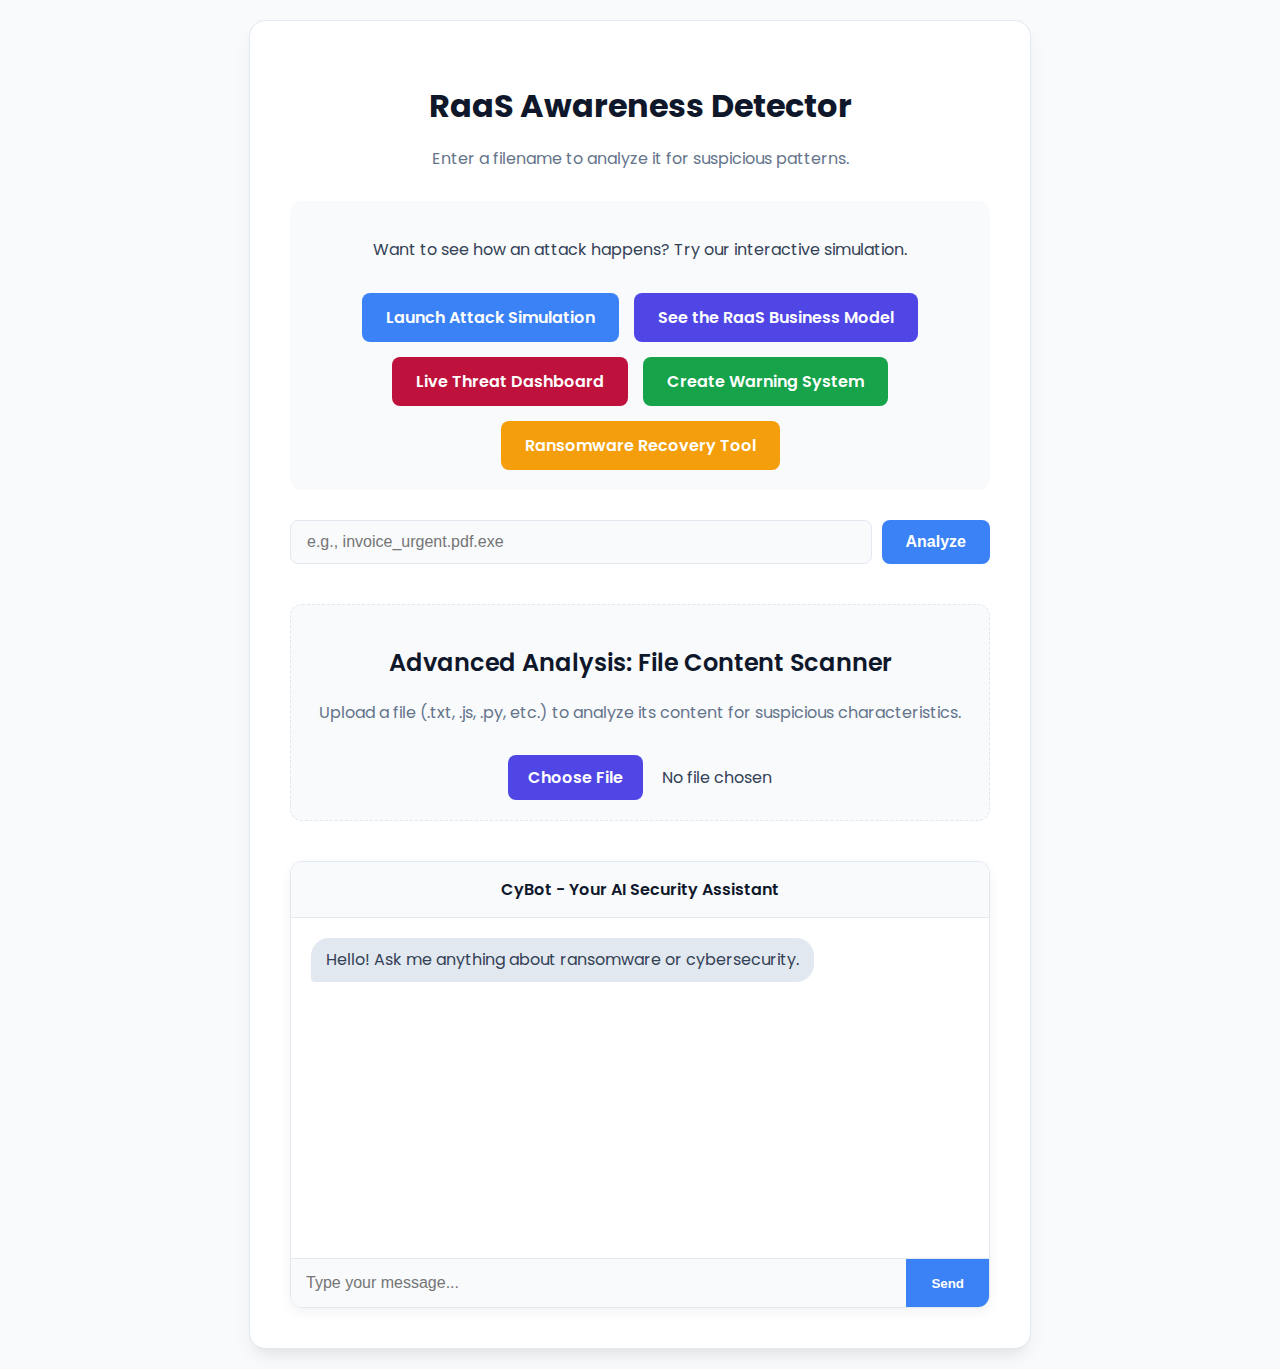
<file: frontend/index.html>
<!DOCTYPE html>
<html lang="en">
  <head>
    <meta charset="UTF-8" />
    <meta name="viewport" content="width=device-width, initial-scale=1.0" />
    <title>RaaS Awareness Detector</title>
    <link rel="stylesheet" href="styles.css" />
  </head>
  <body>
    <div class="container">
      <h1>RaaS Awareness Detector</h1>
      <p class="subtitle">
        Enter a filename to analyze it for suspicious patterns.
      </p>

      <div class="simulation-link-area">
        <p>
          Want to see how an attack happens? Try our interactive simulation.
        </p>
        <a href="simulation.html" class="sim-button"
          >Launch Attack Simulation</a
        >
        <a
          href="explainer.html"
          class="sim-button"
          style="background-color: #4f46e5"
          >See the RaaS Business Model</a
        >
        <a
          href="dashboard.html"
          class="sim-button"
          style="background-color: #be123c"
          >Live Threat Dashboard</a
        >
        <a
          href="canary.html"
          class="sim-button"
          style="background-color: #16a34a"
          >Create Warning System</a
        >
        <a
          href="recovery.html"
          class="sim-button"
          style="background-color: #f59e0b"
          >Ransomware Recovery Tool</a
        >
      </div>

      <div class="input-area">
        <input
          type="text"
          id="filename-input"
          placeholder="e.g., invoice_urgent.pdf.exe"
        />
        <button id="analyze-btn">Analyze</button>
      </div>

      <div class="file-upload-area">
        <h2>Advanced Analysis: File Content Scanner</h2>
        <p class="subtitle">
          Upload a file (.txt, .js, .py, etc.) to analyze its content for
          suspicious characteristics.
        </p>
        <label for="file-input" class="file-input-label"> Choose File </label>
        <input type="file" id="file-input" />
        <span id="file-name">No file chosen</span>
      </div>

      <div id="file-results-area" class="hidden">
        <h3>File Content Report</h3>
        <div id="file-report-content"></div>
      </div>

      <div id="results-area" class="hidden">
        <h2>Analysis Report</h2>

        <div class="meter-container">
          <div id="threat-level-text">Awaiting Analysis...</div>
          <div class="meter-bar-background">
            <div id="meter-bar" class="meter-bar"></div>
          </div>
        </div>

        <div id="reasons-list"></div>

        <div class="advice-box">
          <h3>Our Advice:</h3>
          <p id="advice-text"></p>
        </div>
      </div>
      <div class="chat-container">
        <div class="chat-header">
          <h2>CyBot - Your AI Security Assistant</h2>
        </div>
        <div id="chat-box" class="chat-box">
          <div class="chat-message bot">
            Hello! Ask me anything about ransomware or cybersecurity.
          </div>
        </div>
        <div class="chat-input-area">
          <input
            type="text"
            id="chat-input"
            placeholder="Type your message..."
          />
          <button id="chat-send-btn">Send</button>
        </div>
      </div>
    </div>
    <script src="script.js"></script>
  </body>
</html>
</file>
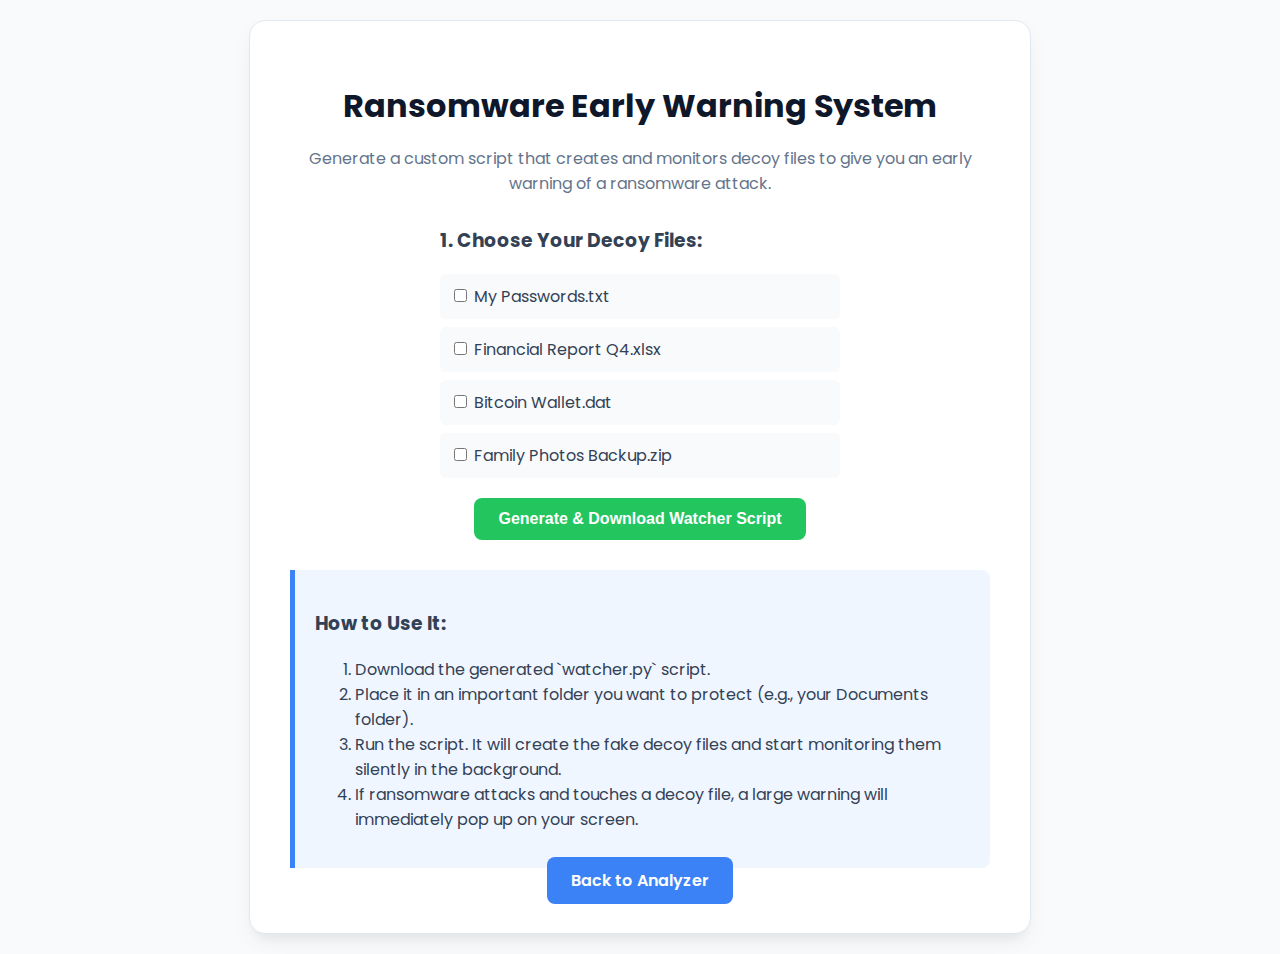
<file: frontend/canary.html>
<!DOCTYPE html>
<html lang="en">
  <head>
    <meta charset="UTF-8" />
    <meta name="viewport" content="width=device-width, initial-scale-1.0" />
    <title>Ransomware Early Warning System</title>
    <link rel="stylesheet" href="styles.css" />
    <style>
      .canary-options {
        text-align: left;
        max-width: 400px;
        margin: 20px auto;
      }
      .canary-options label {
        display: block;
        background: #f8fafc;
        padding: 10px;
        border-radius: 6px;
        margin-bottom: 8px;
        cursor: pointer;
      }
    </style>
  </head>
  <body>
    <div class="container">
      <h1>Ransomware Early Warning System</h1>
      <p class="subtitle">
        Generate a custom script that creates and monitors decoy files to give
        you an early warning of a ransomware attack.
      </p>

      <div class="canary-options">
        <h3>1. Choose Your Decoy Files:</h3>
        <label
          ><input type="checkbox" name="decoy" value="My Passwords.txt" /> My
          Passwords.txt</label
        >
        <label
          ><input
            type="checkbox"
            name="decoy"
            value="Financial Report Q4.xlsx"
          />
          Financial Report Q4.xlsx</label
        >
        <label
          ><input type="checkbox" name="decoy" value="Bitcoin Wallet.dat" />
          Bitcoin Wallet.dat</label
        >
        <label
          ><input
            type="checkbox"
            name="decoy"
            value="Family Photos Backup.zip"
          />
          Family Photos Backup.zip</label
        >
      </div>

      <button
        id="generate-script-btn"
        class="sim-button"
        style="background-color: #22c55e"
      >
        Generate & Download Watcher Script
      </button>

      <div class="advice-box" style="margin-top: 30px; text-align: left">
        <h3>How to Use It:</h3>
        <ol>
          <li>Download the generated `watcher.py` script.</li>
          <li>
            Place it in an important folder you want to protect (e.g., your
            Documents folder).
          </li>
          <li>
            Run the script. It will create the fake decoy files and start
            monitoring them silently in the background.
          </li>
          <li>
            If ransomware attacks and touches a decoy file, a large warning will
            immediately pop up on your screen.
          </li>
        </ol>
      </div>
      <a href="index.html" class="sim-button" style="margin-top: 40px"
        >Back to Analyzer</a
      >
    </div>

    <script>
      document
        .getElementById("generate-script-btn")
        .addEventListener("click", () => {
          const checkedBoxes = document.querySelectorAll(
            'input[name="decoy"]:checked'
          );
          const selectedFiles = Array.from(checkedBoxes).map((cb) => cb.value);

          if (selectedFiles.length === 0) {
            alert("Please select at least one decoy file.");
            return;
          }

          // Construct the URL to the backend endpoint
          const url = `http://127.0.0.1:5000/generate-watcher?files=${encodeURIComponent(
            JSON.stringify(selectedFiles)
          )}`;

          // Trigger the download
          window.location.href = url;
        });
    </script>
  </body>
</html>
</file>
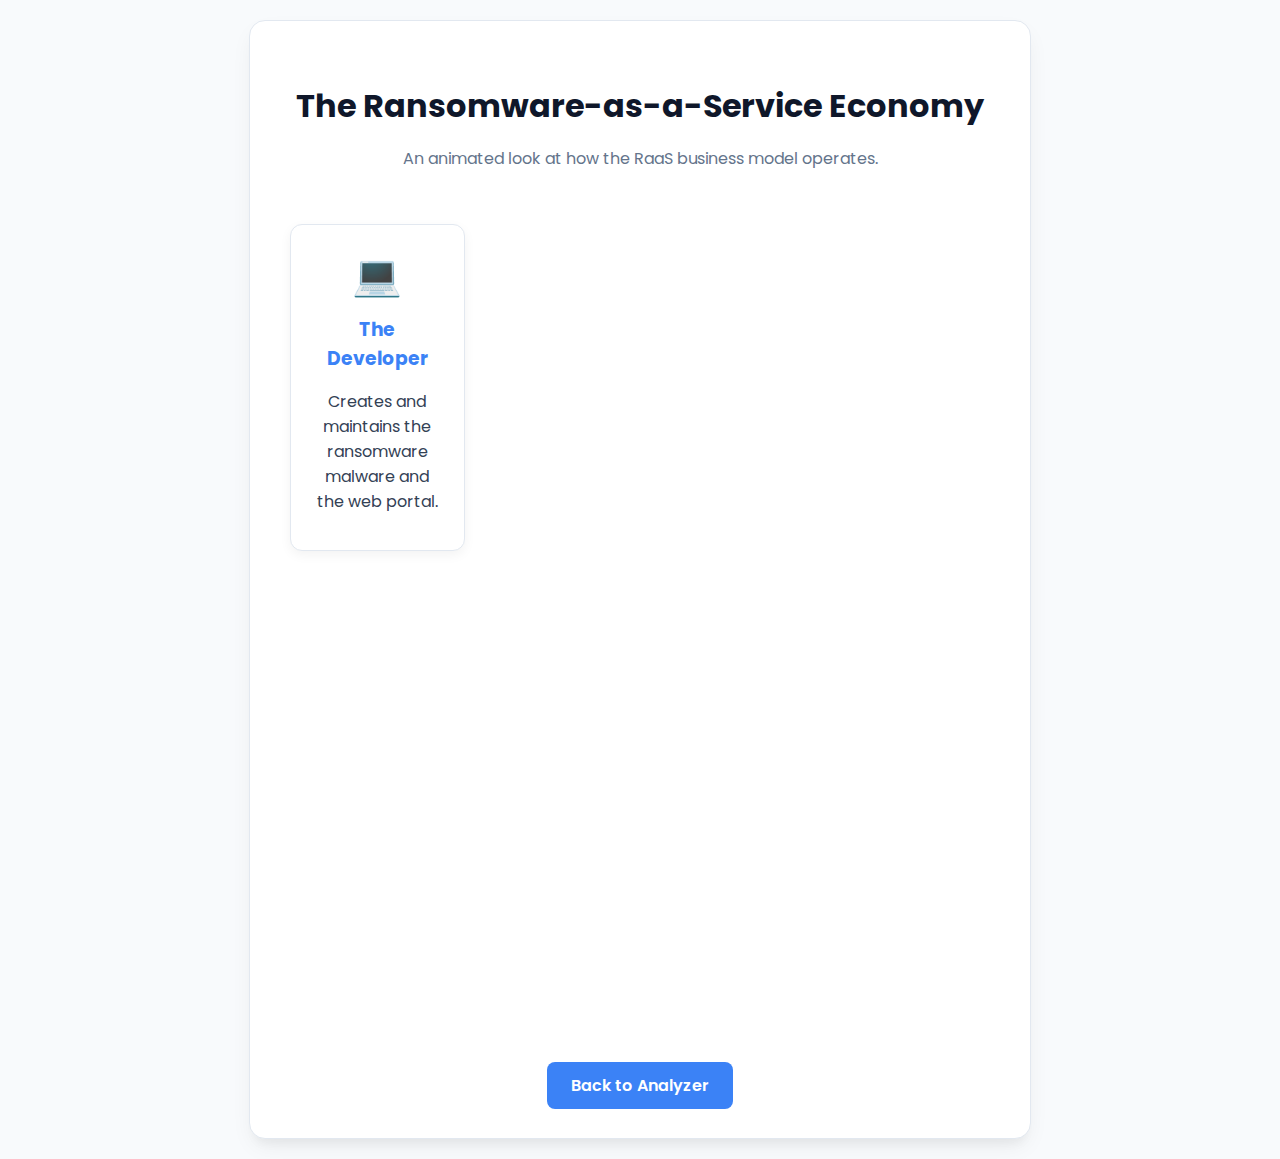
<file: frontend/explainer.html>
<!DOCTYPE html>
<html lang="en">
  <head>
    <meta charset="UTF-8" />
    <meta name="viewport" content="width=device-width, initial-scale=1.0" />
    <title>The RaaS Business Model</title>
    <link rel="stylesheet" href="styles.css" />
  </head>
  <body>
    <div class="container">
      <h1>The Ransomware-as-a-Service Economy</h1>
      <p class="subtitle">
        An animated look at how the RaaS business model operates.
      </p>

      <div class="explainer-grid">
        <div class="node" id="node-dev">
          <div class="icon">💻</div>
          <h3>The Developer</h3>
          <p>
            Creates and maintains the ransomware malware and the web portal.
          </p>
        </div>
        <div class="arrow" id="arrow1">→</div>

        <div class="node" id="node-portal">
          <div class="icon">🌐</div>
          <h3>The RaaS Portal</h3>
          <p>
            A subscription-based platform, often on the dark web, where the
            malware is sold.
          </p>
        </div>
        <div class="arrow" id="arrow2">→</div>

        <div class="node" id="node-affiliate">
          <div class="icon">👨‍💻</div>
          <h3>The Affiliate</h3>
          <p>
            Subscribes to the service and is responsible for infecting victims.
          </p>
        </div>

        <div class="arrow-down" id="arrow3">↓</div>

        <div class="node" id="node-victim">
          <div class="icon">👤</div>
          <h3>The Victim</h3>
          <p>
            Gets infected via phishing or other methods. Their files are
            encrypted.
          </p>
        </div>

        <div class="arrow-up" id="arrow4">↑</div>

        <div class="node" id="node-payout">
          <div class="icon">💸</div>
          <h3>The Payout</h3>
          <p>
            Victim pays ransom. The money is automatically split between the
            Affiliate (70-80%) and the Developer (20-30%).
          </p>
        </div>
      </div>

      <a href="index.html" class="sim-button" style="margin-top: 40px"
        >Back to Analyzer</a
      >
    </div>
    <script src="explainer.js"></script>
  </body>
</html>
</file>
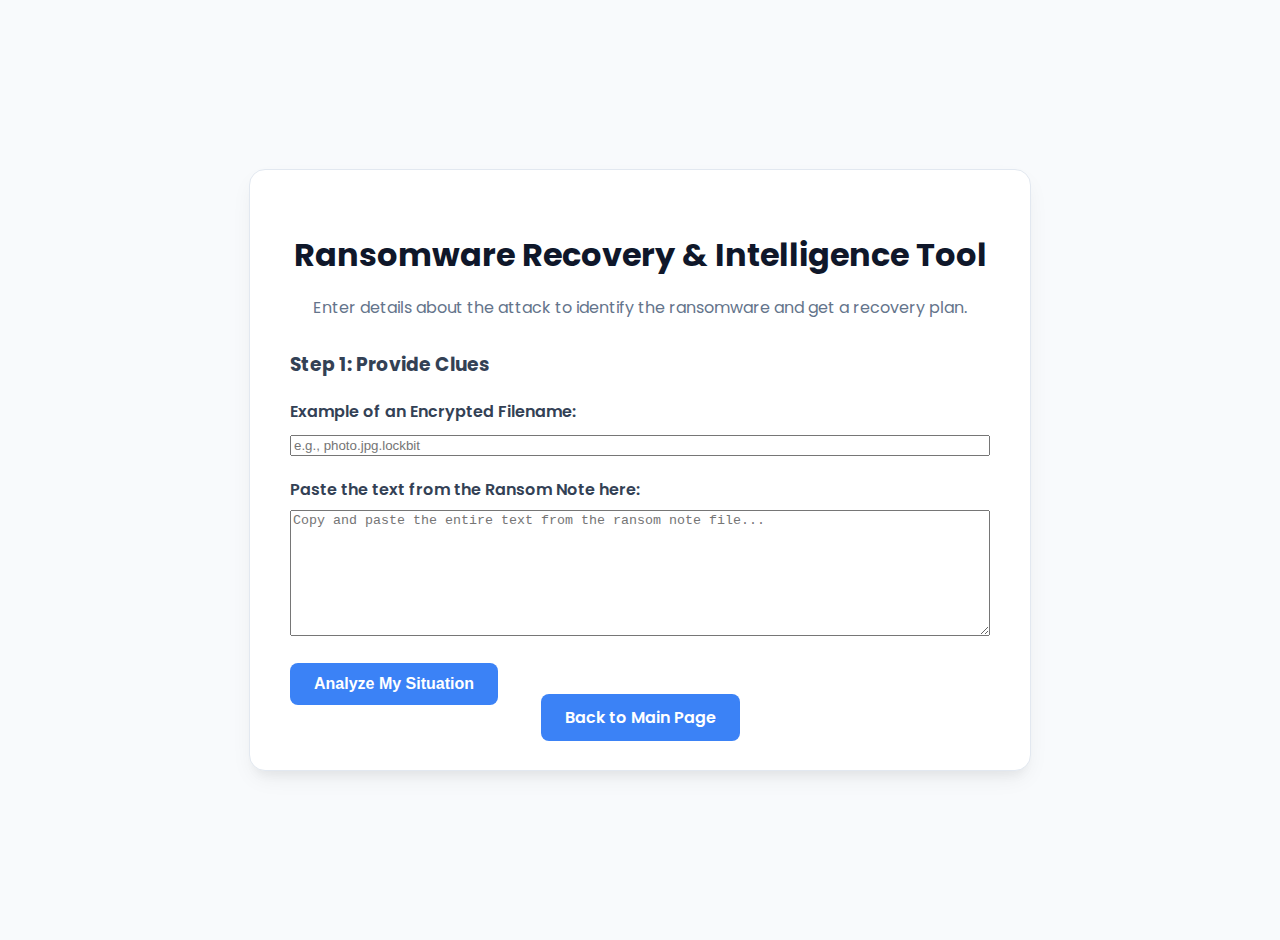
<file: frontend/recovery.html>
<!DOCTYPE html>
<html lang="en">
  <head>
    <meta charset="UTF-8" />
    <meta name="viewport" content="width=device-width, initial-scale=1.0" />
    <title>Ransomware Recovery Tool</title>
    <link rel="stylesheet" href="styles.css" />
  </head>
  <body>
    <div class="container">
      <h1>Ransomware Recovery & Intelligence Tool</h1>
      <p class="subtitle">
        Enter details about the attack to identify the ransomware and get a
        recovery plan.
      </p>

      <div class="recovery-form">
        <h3>Step 1: Provide Clues</h3>

        <label for="encrypted-filename"
          >Example of an Encrypted Filename:</label
        >
        <input
          type="text"
          id="encrypted-filename"
          placeholder="e.g., photo.jpg.lockbit"
        />

        <label for="ransom-note"
          >Paste the text from the Ransom Note here:</label
        >
        <textarea
          id="ransom-note"
          rows="8"
          placeholder="Copy and paste the entire text from the ransom note file..."
        ></textarea>

        <button id="analyze-situation-btn" class="sim-button">
          Analyze My Situation
          <div class="loading-spinner hidden"></div>
        </button>
      </div>

      <div
        id="loading-state"
        class="hidden"
        style="text-align: center; margin-top: 40px"
      >
        <p class="loading-text">Analyzing the cyber threat...</p>
      </div>

      <div id="recovery-plan-area" class="hidden"></div>

      <a href="index.html" class="sim-button" style="margin-top: 40px"
        >Back to Main Page</a
      >
    </div>
    <script src="recovery.js"></script>
  </body>
</html>
</file>
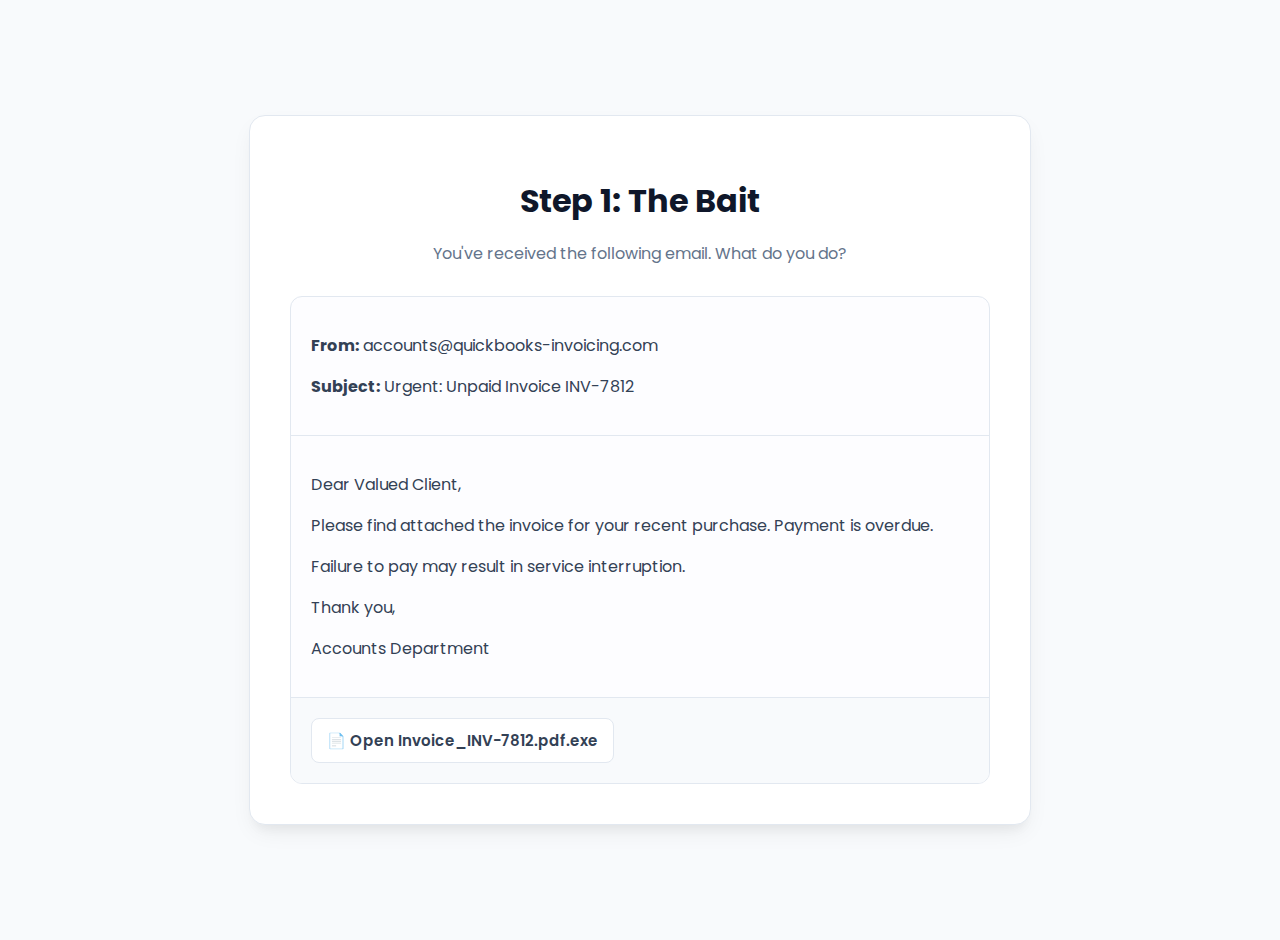
<file: frontend/simulation.html>
<!DOCTYPE html>
<html lang="en">
  <head>
    <meta charset="UTF-8" />
    <meta name="viewport" content="width=device-width, initial-scale=1.0" />
    <title>Attack Simulation</title>
    <link rel="stylesheet" href="styles.css" />
  </head>
  <body>
    <div class="container">
      <div id="email-step" class="simulation-step">
        <h1>Step 1: The Bait</h1>
        <p class="subtitle">
          You've received the following email. What do you do?
        </p>
        <div class="email-box">
          <div class="email-header">
            <p><b>From:</b> accounts@quickbooks-invoicing.com</p>
            <p><b>Subject:</b> Urgent: Unpaid Invoice INV-7812</p>
          </div>
          <div class="email-body">
            <p>Dear Valued Client,</p>
            <p>
              Please find attached the invoice for your recent purchase. Payment
              is overdue.
            </p>
            <p>Failure to pay may result in service interruption.</p>
            <p>Thank you,</p>
            <p>Accounts Department</p>
          </div>
          <div class="email-attachment">
            <button id="open-attachment-btn">
              📄 Open Invoice_INV-7812.pdf.exe
            </button>
          </div>
        </div>
      </div>

      <div id="encryption-step" class="simulation-step hidden">
        <h1>ATTACK IN PROGRESS</h1>
        <p class="subtitle">
          The attachment was malicious! Ransomware is now encrypting your
          files...
        </p>
        <div class="progress-bar-container">
          <div id="encryption-progress" class="progress-bar"></div>
        </div>
        <div id="encrypted-files-log" class="files-log"></div>
      </div>

      <div id="ransom-note-step" class="simulation-step hidden">
        <div class="ransom-note">
          <h1>!!! YOUR FILES HAVE BEEN ENCRYPTED !!!</h1>
          <p>
            All your documents, photos, databases, and other important files
            have been encrypted with the strongest encryption.
          </p>
          <p>
            To get your files back, you must pay a ransom of
            <b>$500 in Bitcoin</b>.
          </p>
          <p>
            If you don't pay within the time limit, your files will be lost
            forever.
          </p>
          <div id="countdown-timer" class="timer">72:00:00</div>
          <div class="ransom-actions">
            <button id="pay-btn" class="ransom-btn pay">
              I will Pay the Ransom
            </button>
            <button id="dont-pay-btn" class="ransom-btn dont-pay">
              I Won't Pay
            </button>
          </div>
        </div>
      </div>

      <div id="lesson-step" class="simulation-step hidden">
        <h1>Debrief: What Just Happened?</h1>
        <div id="lesson-content" class="advice-box"></div>
        <a href="index.html" class="sim-button">Back to Analyzer</a>
      </div>
    </div>
    <script src="simulation.js"></script>
  </body>
</html>
</file>
<file: frontend/styles.css>
/* --- MODERN & CLEAN UI THEME --- */

/* Import a clean, professional font from Google Fonts */
@import url('https://fonts.googleapis.com/css2?family=Poppins:wght@400;600;700&display=swap');

/* Define our new light-theme color palette */
:root {
    --bg-color: #f8fafc; /* Very light grey */
    --card-bg-color: #ffffff; /* White */
    --text-color: #334155; /* Dark grey-blue */
    --heading-color: #0f172a; /* Almost black */
    --primary-accent: #3b82f6; /* Professional blue */
    --primary-accent-hover: #2563eb;
    --border-color: #e2e8f0; /* Light grey border */
    --success-color: #22c55e; /* Green */
    --warning-color: #f59e0b; /* Amber */
    --danger-color: #ef4444; /* Red */
}

body {
    font-family: 'Poppins', sans-serif;
    background-color: var(--bg-color);
    color: var(--text-color);
    display: flex;
    justify-content: center;
    align-items: center;
    min-height: 100vh;
    margin: 0;
    padding: 20px;
}

.container {
    background-color: var(--card-bg-color);
    padding: 40px;
    border-radius: 16px;
    box-shadow: 0 10px 25px -5px rgba(0, 0, 0, 0.07), 0 10px 10px -5px rgba(0, 0, 0, 0.04);
    width: 100%;
    max-width: 700px;
    text-align: center;
    border: 1px solid var(--border-color);
}

h1 {
    color: var(--heading-color);
    margin-bottom: 10px;
    font-weight: 700;
}

h2 {
    color: var(--heading-color);
    font-weight: 600;
}

.subtitle {
    color: #64748b;
    margin-bottom: 30px;
    font-size: 1rem;
}

/* --- ANALYZER PAGE ('index.html') --- */
.input-area {
    display: flex;
    gap: 10px;
    margin-bottom: 30px;
}

#filename-input {
    flex-grow: 1;
    padding: 12px 16px;
    border: 1px solid var(--border-color);
    border-radius: 8px;
    font-size: 16px;
    background-color: #f8fafc;
    color: var(--text-color);
    transition: all 0.2s ease-in-out;
}

#filename-input:focus {
    outline: none;
    border-color: var(--primary-accent);
    box-shadow: 0 0 0 3px rgba(59, 130, 246, 0.2);
}

#analyze-btn, .sim-button {
    padding: 12px 24px;
    background-color: var(--primary-accent);
    color: white;
    font-weight: 600;
    border: none;
    border-radius: 8px;
    font-size: 16px;
    cursor: pointer;
    transition: all 0.2s ease-in-out;
}

#analyze-btn:hover, .sim-button:hover {
    background-color: var(--primary-accent-hover);
    transform: translateY(-2px);
    box-shadow: 0 4px 12px rgba(59, 130, 246, 0.2);
}

#results-area {
    text-align: left;
    border-top: 1px solid var(--border-color);
    padding-top: 20px;
}

.meter-bar {
    transition: width 1s cubic-bezier(0.25, 1, 0.5, 1), background-color 0.5s ease;
}

.safe { background-color: var(--success-color); }
.low-risk { background-color: var(--warning-color); }
.suspicious { background-color: #f97316; } /* Orange */
.high-risk { background-color: var(--danger-color); }

/* --- SIMULATION PAGE ('simulation.html') --- */
.hidden { display: none; }

.email-box {
    border: 1px solid var(--border-color);
    border-radius: 12px;
    text-align: left;
    margin-top: 20px;
    background-color: #fdfdff;
    overflow: hidden; /* Ensures child borders don't poke out */
}

.email-header, .email-body, .email-attachment {
    padding: 20px;
}
.email-header { border-bottom: 1px solid var(--border-color); }
.email-attachment {
    background-color: #f8fafc;
    border-top: 1px solid var(--border-color);
}

#open-attachment-btn {
    font-family: 'Poppins', sans-serif;
    font-size: 15px;
    font-weight: 600;
    padding: 10px 15px;
    border: 1px solid var(--border-color);
    background-color: #ffffff;
    color: var(--text-color);
    cursor: pointer;
    border-radius: 8px;
    transition: all 0.2s ease;
}

#open-attachment-btn:hover {
    background-color: #f8fafc;
    border-color: #cbd5e1;
}

.files-log {
    background-color: #1e293b; /* Dark blue slate */
    color: #e2e8f0;
    font-family: 'Courier New', Courier, monospace;
    height: 150px;
    overflow-y: scroll;
    padding: 10px;
    border-radius: 6px;
    text-align: left;
}

.ransom-note {
    background-color: #fff1f2;
    border: 1px solid var(--danger-color);
    color: #9f1239;
    padding: 30px;
    border-radius: 12px;
}
.ransom-note h1 {
    color: var(--danger-color);
}
.timer {
    font-size: 48px;
    font-weight: 700;
    margin: 20px 0;
    color: var(--danger-color);
}

.ransom-btn {
    font-family: 'Poppins', sans-serif;
    font-weight: 600;
    padding: 12px 24px;
    border-radius: 8px;
    border: 1px solid #9ca3af;
    background: transparent;
    color: #4b5563;
    font-size: 16px;
    cursor: pointer;
    margin: 0 10px;
    transition: all 0.2s;
}
.ransom-btn.pay {
    background-color: var(--danger-color);
    border-color: var(--danger-color);
    color: white;
}
.ransom-btn.pay:hover {
    background-color: #dc2626;
    border-color: #dc2626;
    transform: translateY(-2px);
}
.ransom-btn.dont-pay:hover {
    background-color: #f8fafc;
    border-color: #9ca3af;
    transform: translateY(-2px);
}

.advice-box {
    background-color: #eff6ff;
    border-left: 5px solid var(--primary-accent);
    padding: 20px;
    margin-top: 25px;
    border-radius: 0 8px 8px 0;
}

/* --- Unchanged helper classes --- */
.meter-bar-background { width: 100%; height: 25px; background-color: #e2e8f0; border-radius: 25px; overflow: hidden; }
#reasons-list ul { list-style-type: none; padding-left: 0; }
#reasons-list li { background-color: #f8fafc; border: 1px solid var(--border-color); padding: 12px; border-radius: 8px; margin-bottom: 8px; }
.simulation-link-area {
    margin-bottom: 30px;
    padding: 20px;
    background-color: #f8fafc;
    border-radius: 12px;
    /* --- Add these lines --- */
    display: flex;
    justify-content: center;
    align-items: center;
    flex-wrap: wrap; /* This is the key: allows buttons to wrap */
    gap: 15px; /* Adds nice spacing between buttons */
}
.sim-button { text-decoration: none; }

/* ADD THIS CSS AT THE END */
.chat-container {
    border: 1px solid var(--border-color);
    border-radius: 12px;
    margin-top: 40px;
    overflow: hidden;
    box-shadow: 0 4px 12px rgba(0,0,0,0.05);
}
.chat-header {
    background-color: #f8fafc;
    padding: 15px;
    border-bottom: 1px solid var(--border-color);
}
.chat-header h2 {
    margin: 0;
    font-size: 1rem;
}
.chat-box {
    padding: 20px;
    height: 300px;
    overflow-y: auto;
    display: flex;
    flex-direction: column;
    gap: 15px;
}
.chat-message {
    padding: 10px 15px;
    border-radius: 18px;
    max-width: 80%;
    line-height: 1.5;
}
.chat-message.user {
    background-color: var(--primary-accent);
    color: white;
    align-self: flex-end;
    border-bottom-right-radius: 4px;
}
.chat-message.bot {
    background-color: #e2e8f0;
    color: var(--text-color);
    align-self: flex-start;
    border-bottom-left-radius: 4px;
}
.chat-input-area {
    display: flex;
    border-top: 1px solid var(--border-color);
}
#chat-input {
    flex-grow: 1;
    border: none;
    padding: 15px;
    font-size: 1rem;
    background-color: #f8fafc;
}
#chat-input:focus {
    outline: none;
}
#chat-send-btn {
    background-color: var(--primary-accent);
    color: white;
    border: none;
    padding: 0 25px;
    cursor: pointer;
    font-weight: 600;
    transition: background-color 0.2s;
}
#chat-send-btn:hover {
    background-color: var(--primary-accent-hover);
}

/* ADD THIS CSS AT THE END */
.file-upload-area {
    margin-top: 40px;
    padding: 20px;
    border: 1px dashed var(--border-color);
    border-radius: 12px;
    background-color: #f8fafc;
}

input[type="file"] {
    display: none; /* Hide the default ugly input */
}

.file-input-label {
    display: inline-block;
    padding: 10px 20px;
    background-color: #4f46e5; /* Indigo color */
    color: white;
    font-weight: 600;
    border-radius: 8px;
    cursor: pointer;
    transition: all 0.2s ease-in-out;
}

.file-input-label:hover {
    background-color: #4338ca;
    transform: translateY(-2px);
}

#file-name {
    margin-left: 15px;
    color: var(--text-color);
}

#file-results-area {
    margin-top: 20px;
    text-align: left;
    padding: 20px;
    background-color: #f8fafc;
    border: 1px solid var(--border-color);
    border-radius: 12px;
}
#file-results-area h3 {
    margin-top: 0;
    color: var(--heading-color);
}

/* ADD THIS CSS AT THE END FOR THE EXPLAINER PAGE */
.explainer-grid {
    display: grid;
    grid-template-columns: 1fr auto 1fr auto 1fr;
    grid-template-rows: auto auto auto;
    align-items: center;
    gap: 20px;
    margin-top: 40px;
}

.node {
    background-color: var(--card-bg-color);
    border: 1px solid var(--border-color);
    border-radius: 12px;
    padding: 20px;
    box-shadow: 0 4px 12px rgba(0,0,0,0.05);
    opacity: 0; /* Hidden by default */
    transform: translateY(20px);
    transition: opacity 0.5s ease, transform 0.5s ease;
}

.node.visible {
    opacity: 1;
    transform: translateY(0);
}

.node .icon {
    font-size: 2.5rem;
    margin-bottom: 10px;
}

.node h3 {
    margin: 0 0 10px 0;
    color: var(--primary-accent);
}

.arrow, .arrow-down, .arrow-up {
    font-size: 3rem;
    color: var(--border-color);
    opacity: 0; /* Hidden by default */
    transition: opacity 0.5s ease;
}

.arrow.visible, .arrow-down.visible, .arrow-up.visible {
    opacity: 1;
}

/* Grid placement for arrows */
#arrow3 { grid-column: 5; grid-row: 2; }
#node-victim { grid-column: 3 / span 3; grid-row: 3; }
#arrow4 { grid-column: 1; grid-row: 2; }
#node-payout { grid-column: 1; grid-row: 3; }

/* --- CSS FOR RECOVERY PAGE --- */
.recovery-form {
    text-align: left;
    margin-top: 30px;
}

.recovery-form label {
    display: block;
    font-weight: 600;
    margin-top: 20px;
    margin-bottom: 8px;
}

.recovery-form input[type="text"],
.recovery-form textarea {
    width: 100%;
    box-sizing: border-box; /* Important for correct width */
}

#analyze-situation-btn {
    margin-top: 20px;
    display: flex;
    align-items: center;
    justify-content: center;
}

.loading-spinner {
    border: 3px solid rgba(255, 255, 255, 0.3);
    border-left-color: #fff;
    border-radius: 50%;
    width: 18px;
    height: 18px;
    animation: spin 1s linear infinite;
    margin-left: 10px;
}

@keyframes spin {
    0% { transform: rotate(0deg); }
    100% { transform: rotate(360deg); }
}

#recovery-plan-area {
    margin-top: 40px;
    text-align: left;
    background-color: #f8fafc;
    border: 1px solid var(--border-color);
    border-radius: 12px;
    padding: 30px;
    opacity: 0;
    transform: translateY(20px);
    transition: opacity 0.5s ease, transform 0.5s ease;
}

#recovery-plan-area.visible {
    opacity: 1;
    transform: translateY(0);
}

#recovery-plan-area h2 {
    margin-top: 0;
    border-bottom: 1px solid var(--border-color);
    padding-bottom: 15px;
}

.loading-text {
    font-size: 1.1rem;
    color: var(--text-color);
}
</file>
